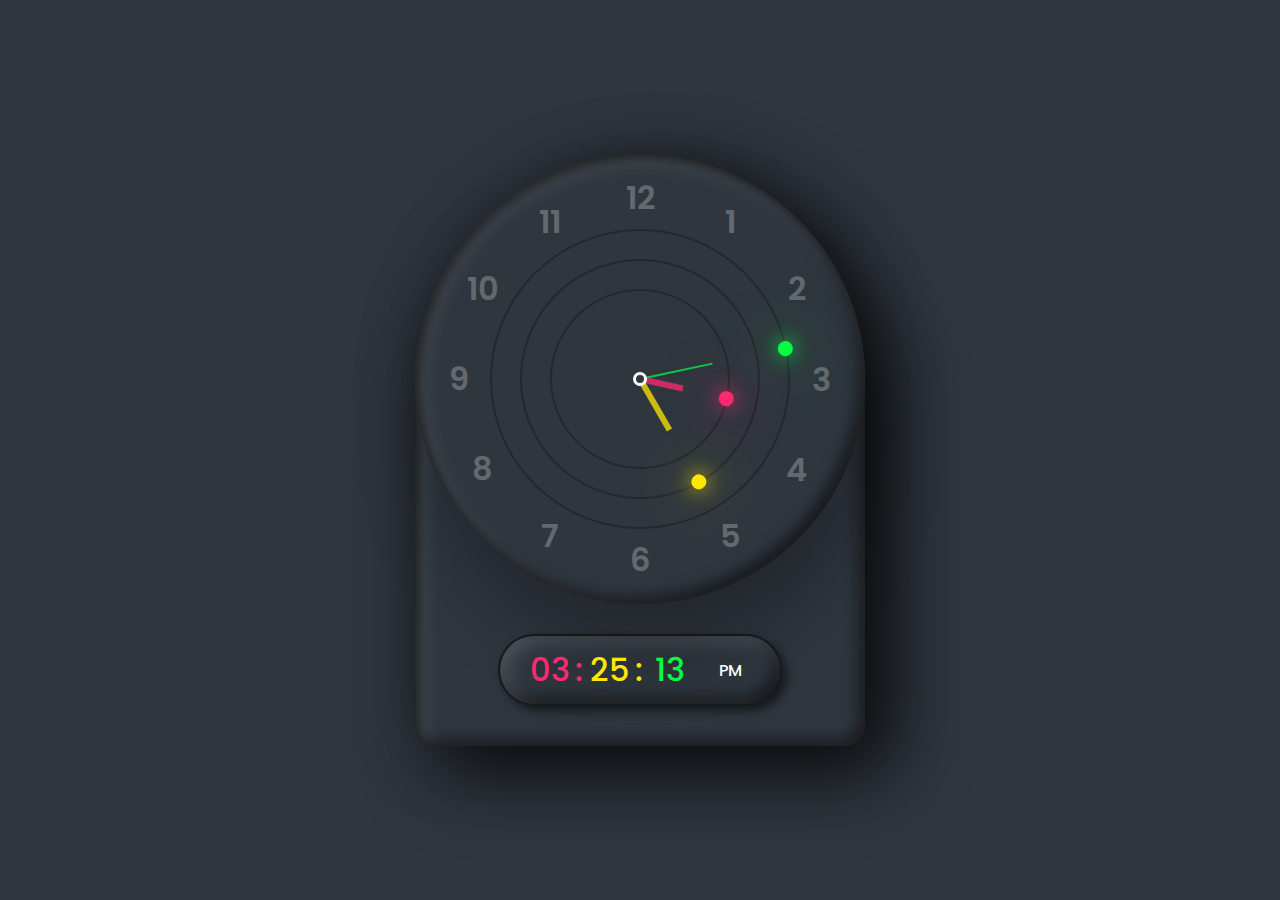
<file: JS-Clock/index.html>
<!DOCTYPE html>
<html>
<head>
	<meta charset="utf-8">
	<meta name="viewport" content="width=device-width, initial-scale=1">
	<title>Clock</title>
	<link rel="stylesheet" type="text/css" href="style.css">
</head>
<body>
	<div class="container">
		<div class="clock">

			<div class="circle" style="--clr:#04fc43;" id="dtk"><i></i></div>
			<div class="circle circle2" style="--clr:#fee800;" id="mnt"><i></i></div>
			<div class="circle circle3" style="--clr:#ff2972;" id="jm"><i></i></div>

		<span style="--i:1;"><b>1</b></span>
		<span style="--i:2;"><b>2</b></span>
		<span style="--i:3;"><b>3</b></span>
		<span style="--i:4;"><b>4</b></span>
		<span style="--i:5;"><b>5</b></span>
		<span style="--i:6;"><b>6</b></span>
		<span style="--i:7;"><b>7</b></span>
		<span style="--i:8;"><b>8</b></span>
		<span style="--i:9;"><b>9</b></span>
		<span style="--i:10;"><b>10</b></span>
		<span style="--i:11;"><b>11</b></span>
		<span style="--i:12;"><b>12</b></span>
		</div>


		<!-- jam digital -->
		<div id="time">
			<div id="hours" style="--clr:#ff2972;">00</div>
			<div id="minutes" style="--clr:#fee800;">00</div>
			<div id="seconds" style="--clr:#04fc43;">00</div>
			<div id="ampm">AM</div>
		</div>
	</div>

	<script type="text/javascript">
		let jm   = document.querySelector('#jm');
		let mnt  = document.querySelector('#mnt');
		let dtk  = document.querySelector('#dtk');

		setInterval(() =>{
			let hri = new Date();
			let jj  = hri.getHours() * 30;
			let mm  = hri.getMinutes() * 6;
			let dt  = hri.getSeconds() * 6;

			jm.style.transform  = `rotateZ(${jj+(mm/12)}deg)`;
			mnt.style.transform = `rotateZ(${mm}deg)`;
			dtk.style.transform = `rotateZ(${dt}deg)`;


			// Jam Digital
			let hours = document.getElementById('hours');
			let minutes = document.getElementById('minutes');
			let seconds = document.getElementById('seconds')
			let ampm = document.getElementById('ampm')

			let h = new Date().getHours();
			let m = new Date().getMinutes();
			let s = new Date().getSeconds();

			let am = h >= 12 ? "PM" : "AM";

			if (h > 12){
				h = h - 12
			}

			h = (h < 10) ? "0" + h : h
			m = (m < 10) ? "0" + m : m
			s = (s < 10) ? "0" + s : s

			hours.innerHTML = h;
			minutes.innerHTML = m;
			seconds.innerHTML = s;
			ampm.innerHTML = am;
		})
	</script>
</body>
</html>
</file>
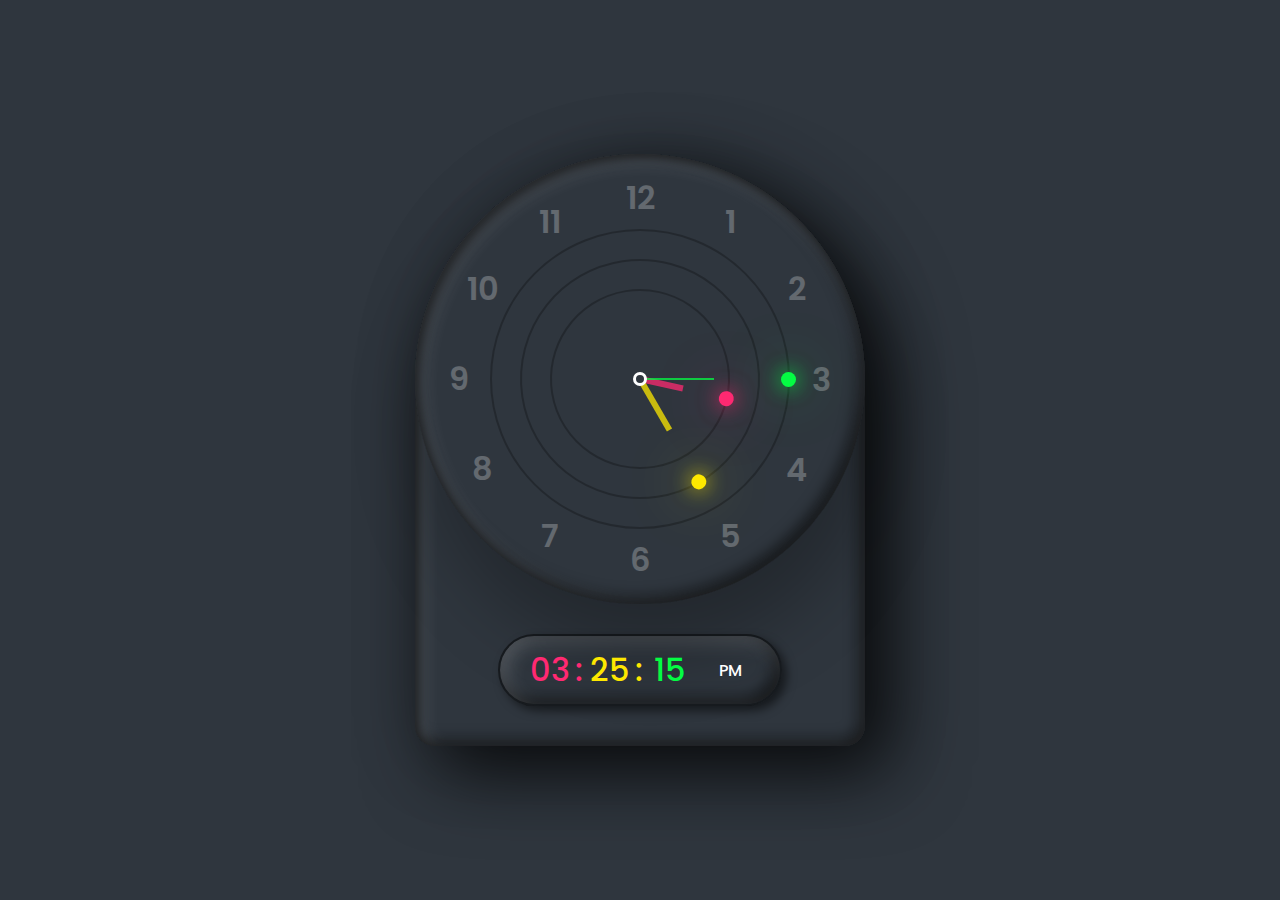
<file: JS-Clock/index (1).html>
<!DOCTYPE html>
<html>
<head>
	<meta charset="utf-8">
	<meta name="viewport" content="width=device-width, initial-scale=1">
	<title>Clock</title>
	<link rel="stylesheet" type="text/css" href="style.css">
</head>
<body>
	<div class="container">
		<div class="clock">

			<div class="circle" style="--clr:#04fc43;" id="dtk"><i></i></div>
			<div class="circle circle2" style="--clr:#fee800;" id="mnt"><i></i></div>
			<div class="circle circle3" style="--clr:#ff2972;" id="jm"><i></i></div>

		<span style="--i:1;"><b>1</b></span>
		<span style="--i:2;"><b>2</b></span>
		<span style="--i:3;"><b>3</b></span>
		<span style="--i:4;"><b>4</b></span>
		<span style="--i:5;"><b>5</b></span>
		<span style="--i:6;"><b>6</b></span>
		<span style="--i:7;"><b>7</b></span>
		<span style="--i:8;"><b>8</b></span>
		<span style="--i:9;"><b>9</b></span>
		<span style="--i:10;"><b>10</b></span>
		<span style="--i:11;"><b>11</b></span>
		<span style="--i:12;"><b>12</b></span>
		</div>


		<!-- jam digital -->
		<div id="time">
			<div id="hours" style="--clr:#ff2972;">00</div>
			<div id="minutes" style="--clr:#fee800;">00</div>
			<div id="seconds" style="--clr:#04fc43;">00</div>
			<div id="ampm">AM</div>
		</div>
	</div>

	<script type="text/javascript">
		let jm   = document.querySelector('#jm');
		let mnt  = document.querySelector('#mnt');
		let dtk  = document.querySelector('#dtk');

		setInterval(() =>{
			let hri = new Date();
			let jj  = hri.getHours() * 30;
			let mm  = hri.getMinutes() * 6;
			let dt  = hri.getSeconds() * 6;

			jm.style.transform  = `rotateZ(${jj+(mm/12)}deg)`;
			mnt.style.transform = `rotateZ(${mm}deg)`;
			dtk.style.transform = `rotateZ(${dt}deg)`;


			// Jam Digital
			let hours = document.getElementById('hours');
			let minutes = document.getElementById('minutes');
			let seconds = document.getElementById('seconds')
			let ampm = document.getElementById('ampm')

			let h = new Date().getHours();
			let m = new Date().getMinutes();
			let s = new Date().getSeconds();

			let am = h >= 12 ? "PM" : "AM";

			if (h > 12){
				h = h - 12
			}

			h = (h < 10) ? "0" + h : h
			m = (m < 10) ? "0" + m : m
			s = (s < 10) ? "0" + s : s

			hours.innerHTML = h;
			minutes.innerHTML = m;
			seconds.innerHTML = s;
			ampm.innerHTML = am;
		})
	</script>
</body>
</html>
</file>
<file: JS-Clock/style.css>
@import url('https:fonts.googleapis.com/css2?family=Poppins:wght@300;400;500;600;700;800;900&display=swap');
*
{
	margin: 0;
	padding: 0;
	box-sizing: border-box;
	font-family: 'Poppins' , sans-serif;
}

body {
	display: flex;
	justify-content: center;
	align-items: center;
	min-height: 100vh;
	background: #2f363e;
}

.container {
	position: relative;
	background: #2f363e;
/*	min-height: 500px;*/
	border-radius: 20px;
	border-top-left-radius: 225px;
	border-top-right-radius: 225px;
	box-shadow: 25px 25px 75px rgba(0, 0, 0, 0.75), 
	10px 10px 70px rgba(0, 0, 0, 0.25),
	inset 5px 5px 10px rgba(0,0,0,0.5),
	inset 5px 5px 20px rgba(255,255,255,0.2),
	inset -5px -5px 15px rgba(0,0,0,0.75);
	display: flex;
	justify-content: center;
	align-items: center;
	flex-direction: column;
}

.clock {
	position: relative;
	width: 450px;
	height: 450px;
	background: #2f363e;
	border-radius: 50%;
	box-shadow: 10px 50px 70px rgba(0, 0, 0, 0.25),
	inset 5px 5px 10px rgba(0,0,0,0.5),
	inset 5px 5px 20px rgba(255,255,255,0.2),
	inset -5px -5px 15px rgba(0,0,0,0.75);
	display: flex;
	justify-content: center;
	align-items: center;
	margin-bottom: 30px;
}

.clock::before {
	content: '';
	position: absolute;
	width: 8px;
	height: 8px;
	background: #2f363e;
	border: 3px solid #fff;
	border-radius: 50%;
	z-index: 420101010101010101;
}

.clock span {
	position: absolute;
	inset: 20px;
	color: #fff;
	text-align: center;
	transform: rotate(calc(30deg * var(--i)));
	/*360/12=30*/
}

.clock span b {
	font-size: 2em;
	opacity: 0.25;
	font-weight: 600;
	display: inline-block;
	transform: rotate(calc(-30deg * var(--i)));
}

.circle {
	position: absolute;
	width: 300px;
	height: 300px;
	border: 2px solid rgba(0, 0, 0, 0.25);
	border-radius: 50%;
	display: flex;
	justify-content: center;
	align-items: flex-start;
	z-index: 11;
}

.circle i {
	position: absolute;
	width: 6px;
	height: 50%;
	background: var(--clr);
	opacity: 0.75;
	transform-origin: bottom;
	transform: scaleY(0.5);
}

.circle:nth-child(1) i{
	width: 2px;
}

.circle:nth-child(2) i{
	width: 6px;
}

.circle2 {
	width: 240px;
	height: 240px;
	z-index: 10;
}

.circle3 {
	width: 180px;
	height: 180px;
	z-index: 9;
}

.circle::before {
	content: '';
	position: absolute;
	top: -8.5px;
	width: 15px;
	height: 15px;
	border-radius: 50%;
	background: var(--clr);
	box-shadow: 0 0 20px var(--clr),
	0 0 60px var(--clr);
}

/*style jam digital*/
#time {
	margin-bottom: 40px;
	display: flex;
	padding: 10px 20px;
	font-size: 2em;
	font-weight: 600;
	border: 2px solid rgba(0, 0, 0, 0.5);
	border-radius: 40px;
	box-shadow: 5px 5px 10px rgba(0, 0, 0, 0.5),
	inset 5px 5px 20px rgba(255,255,255,0.2),
	inset -5px -5px 15px rgba(0,0,0,0.75);

}

#time div {
	position: relative;
	width: 60px;
	text-align: center;
	font-weight: 500;
	color: var(--clr);
}

#time div:nth-child(1)::after,
#time div:nth-child(2)::after {
	content: ':';
	position: absolute;
	right: -4px;
}

#time div:last-child {
	font-size: 0.5em;
	display: flex;
	justify-content: center;
	align-items: center;
	color: #fff;
}

#time div:nth-child(2)::after {
	animation: animate 1s steps(1) infinite;
}

@keyframes animate {
	0% {
		opacity: 1;
	}
	50% {
		opacity: 0;
	}
}
</file>
